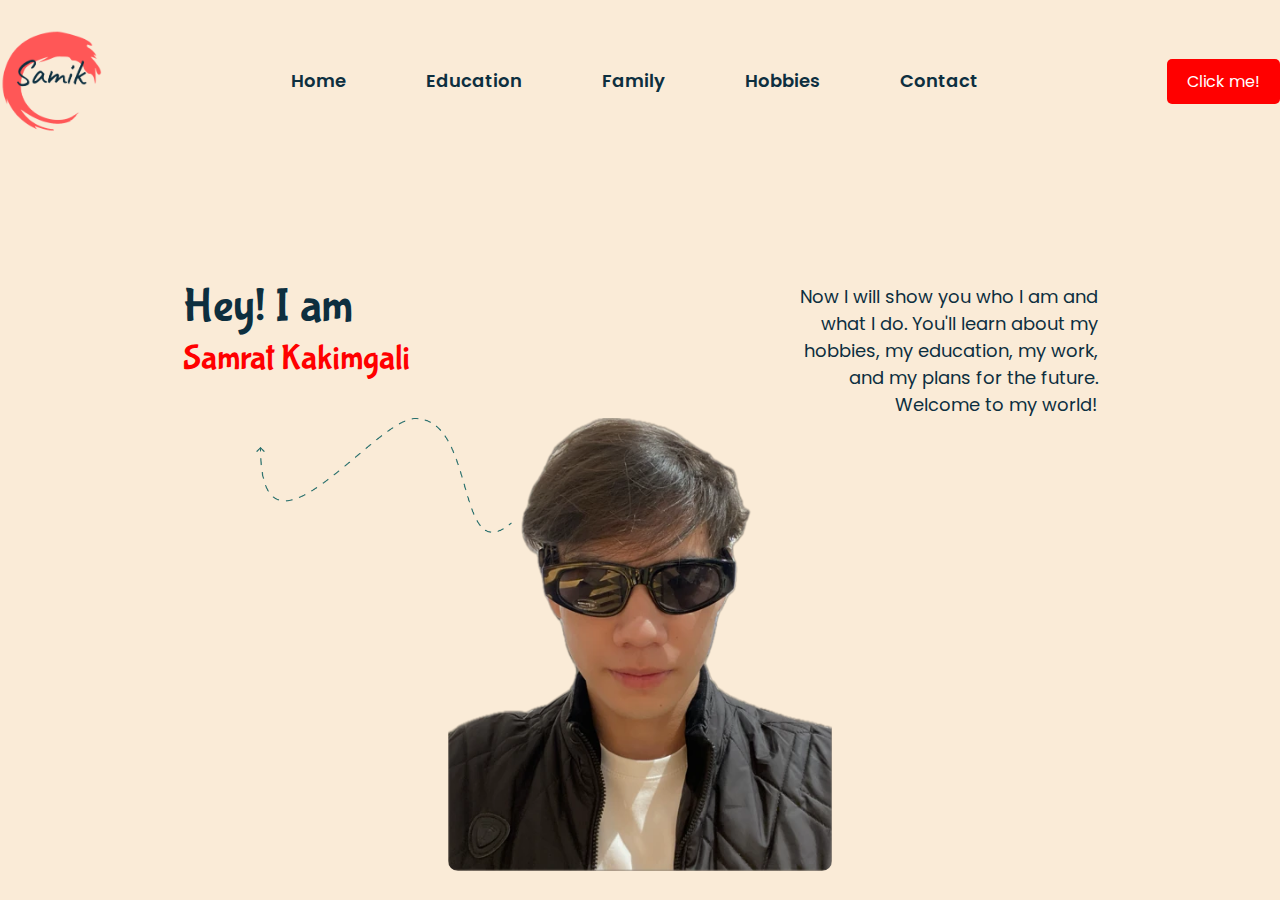
<file: html/index.html>
<!DOCTYPE html>
<html lang="en">

<head>
    <meta charset="UTF-8">
    <meta name="viewport" content="width=device-width, initial-scale=1.0">
    <title>Home</title>
    <link rel="stylesheet" href="../styles/style.css">
    <link rel="stylesheet" href="https://cdnjs.cloudflare.com/ajax/libs/font-awesome/6.0.0-beta3/css/all.min.css">
</head>

<body>
    <!-- Header -->
    <header class="header">
        <div class="container">
            <div class="header__wrapper">
                <img src="../images/samik.png" alt="" class="header__left">
                <img src="../images/Hamburger_icon.svg.webp" alt="" class="burger__menu">
                <div class="header__center">
                    <nav class="header__nav">
                        <ul>
                            <li class="top"><a href="http://127.0.0.1:5500/html/index.html">Home</a></li>
                            <li class="top"><a href="http://127.0.0.1:5500/html/education.html">Education</a></li>
                            <li class="top"><a href="http://127.0.0.1:5500/html/family.html">Family</a></li>
                            <li class="top"><a href="http://127.0.0.1:5500/html/hobbies.html">Hobbies</a></li>
                            <li class="top"><a href="http://127.0.0.1:5500/html/contact.html">Contact</a></li>
                        </ul>
                    </nav>
                </div>
                <div class="header__right">
                    <button class="header__button"><a href="http://127.0.0.1:5500/html/click.html">Click me!</a></button>
                </div>
            </div>
        </div>
    </header>
    <!-- Biography -->
    <section class="bio">
        <div class="container">
            <div class="bio__title">
                <div class="bio__title-left">Hey! I am <span>Samrat Kakimgali</span></div>
                <div class="bio__title-right">Now I will show you who I am and what I do. You'll learn about my hobbies,
                    my education, my work, and my plans for the future. Welcome to my world!</div>
            </div>
            <div class="bio__image">
                <img src="../images/Vector.png" alt="" class="vector">
                <img src="../images/photo1.webp" alt="" class="me">
            </div>
        </div>
    </section>
</body>

</html>
</file>
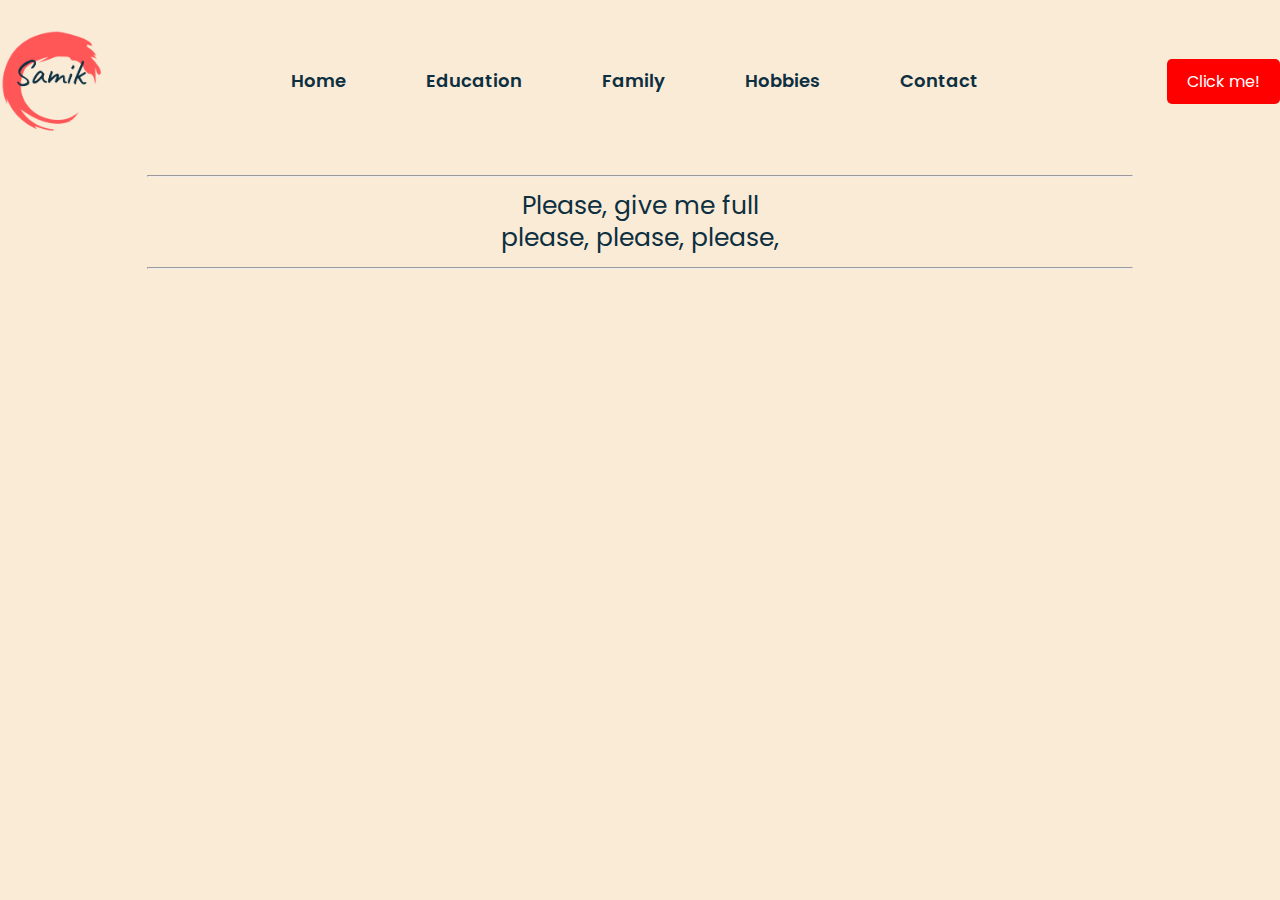
<file: html/click.html>
<!DOCTYPE html>
<html lang="en">

<head>
    <meta charset="UTF-8">
    <meta name="viewport" content="width=device-width, initial-scale=1.0">
    <title>Document</title>
    <link rel="stylesheet" href="../styles/style.css">
</head>

<body>
    <!-- Header -->
    <header class="header">
        <div class="container">
            <div class="header__wrapper">
                <img src="../images/samik.png" alt="" class="header__left">
                <img src="../images/Hamburger_icon.svg.webp" alt="" class="burger__menu">
                <div class="header__center">
                    <nav class="header__nav">
                        <ul>
                            <li class="top"><a href="http://127.0.0.1:5500/html/index.html">Home</a></li>
                            <li class="top"><a href="http://127.0.0.1:5500/html/education.html">Education</a></li>
                            <li class="top"><a href="http://127.0.0.1:5500/html/family.html">Family</a></li>
                            <li class="top"><a href="http://127.0.0.1:5500/html/hobbies.html">Hobbies</a></li>
                            <li class="top"><a href="http://127.0.0.1:5500/html/contact.html">Contact</a></li>
                        </ul>
                    </nav>
                </div>
                <div class="header__right">
                    <button class="header__button"><a href="http://127.0.0.1:5500/html/click.html">Click
                            me!</a></button>
                </div>
            </div>
        </div>
    </header>
    <!-- Click -->
    <section class="click">
        <div class="container">
            <div class="contact__title">
                <hr>
                Please, give me full <br>
                please, please, please,
                <hr>
            </div>
        </div>
    </section>
</body>

</html>
</file>
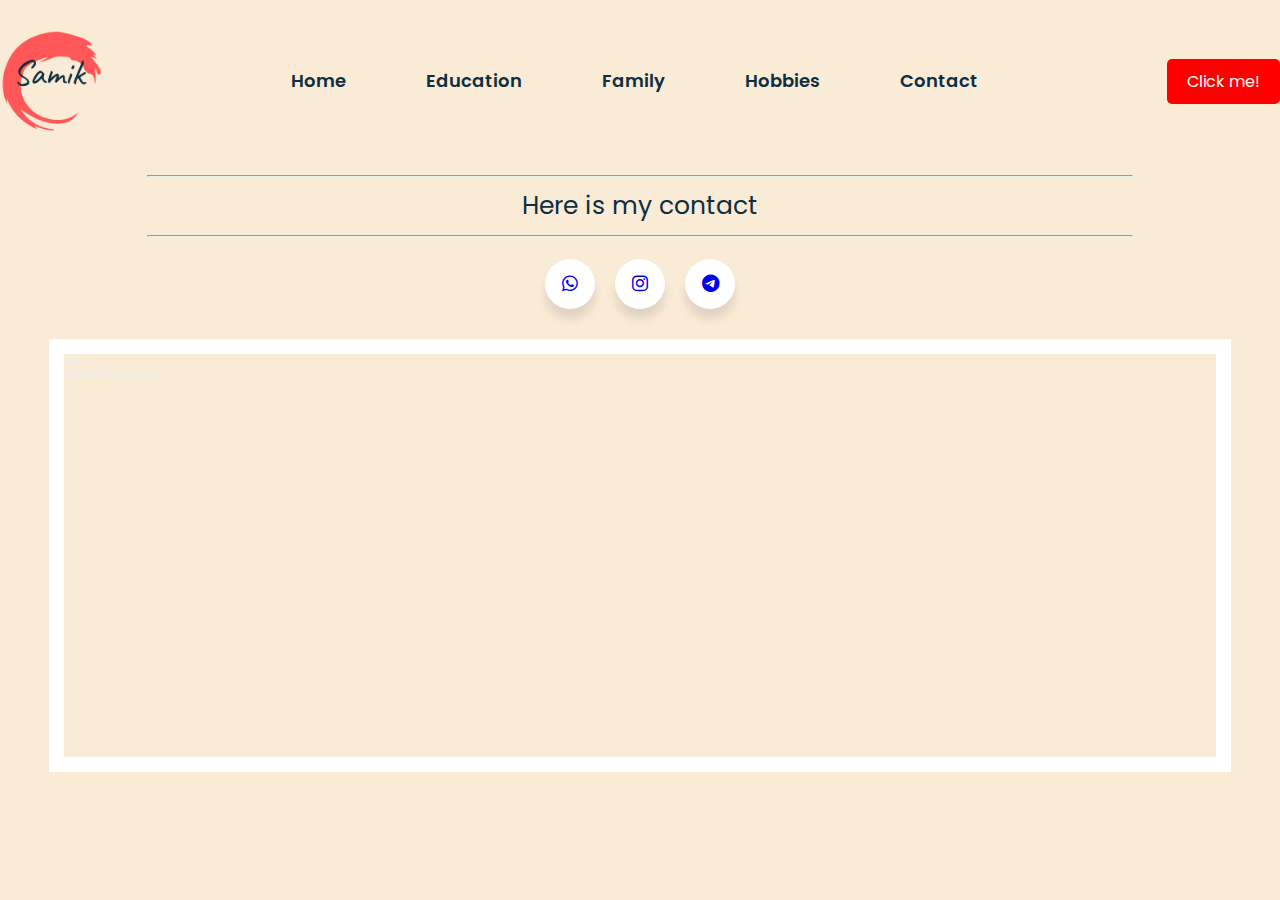
<file: html/contact.html>
<!DOCTYPE html>
<html lang="en">

<head>
    <meta charset="UTF-8">
    <meta name="viewport" content="width=device-width, initial-scale=1.0">
    <title>Contact</title>
    <link rel="stylesheet" href="../styles/style.css">
    <link rel="stylesheet" href="https://cdnjs.cloudflare.com/ajax/libs/font-awesome/6.0.0-beta3/css/all.min.css">
</head>

<body>
    <!-- Header -->
    <header class="header">
        <div class="container">
            <div class="header__wrapper">
                <img src="../images/samik.png" alt="" class="header__left">
                <img src="../images/Hamburger_icon.svg.webp" alt="" class="burger__menu">
                <div class="header__center">
                    <nav class="header__nav">
                        <ul>
                            <li class="top"><a href="http://127.0.0.1:5500/html/index.html">Home</a></li>
                            <li class="top"><a href="http://127.0.0.1:5500/html/education.html">Education</a></li>
                            <li class="top"><a href="http://127.0.0.1:5500/html/family.html">Family</a></li>
                            <li class="top"><a href="http://127.0.0.1:5500/html/hobbies.html">Hobbies</a></li>
                            <li class="top"><a href="http://127.0.0.1:5500/html/contact.html">Contact</a></li>
                        </ul>
                    </nav>
                </div>
                <div class="header__right">
                    <button class="header__button"><a href="http://127.0.0.1:5500/html/click.html">Click me!</a></button>
                </div>
            </div>
        </div>
    </header>
    <section class="contact">
        <div class="container">
            <div class="contact__title">
                <hr>
                Here is my contact
                <hr>
                <div class="contact__icons">
                    <ul class="wrapper">
                        <li class="icon whatsapp">
                            <a href="https://wa.me/+77082122580" target="_blank">
                                <span class="tooltip">WhatsApp</span>
                                <span><i class="fab fa-whatsapp"></i></span>
                            </a>
                        </li>
                        <li class="icon instagram">
                            <a href="https://www.instagram.com/_smrt7" target="_blank">
                                <span class="tooltip">Instagram</span>
                                <span><i class="fab fa-instagram"></i></span>
                            </a>
                        </li>
                        <li class="icon telegram">
                            <a href="https://t.me/smrt_7" target="_blank">
                                <span class="tooltip">Telegram</span>
                                <span><i class="fab fa-telegram"></i></span>
                            </a>
                        </li>
                    </ul>
                </div>

            </div>
            <div class="map" style="position:relative;overflow:hidden;"><a
                    href="https://yandex.ru/maps/org/sdu/1606734818/?utm_medium=mapframe&utm_source=maps"
                    style="color:#eee;font-size:12px;position:absolute;top:0px;">Sdu</a><a
                    href="https://yandex.ru/maps/29458/kaskalen/category/university/184106140/?utm_medium=mapframe&utm_source=maps"
                    style="color:#eee;font-size:12px;position:absolute;top:14px;">ВУЗ в Каскелене</a><iframe
                    src="https://yandex.ru/map-widget/v1/?ll=76.669682%2C43.207633&mode=search&oid=1606734818&ol=biz&z=16"
                    width="100%" height="400" frameborder="1" allowfullscreen="true"
                    style="position:relative;"></iframe></div>
        </div>
        </div>
    </section>
</body>

</html>
</file>
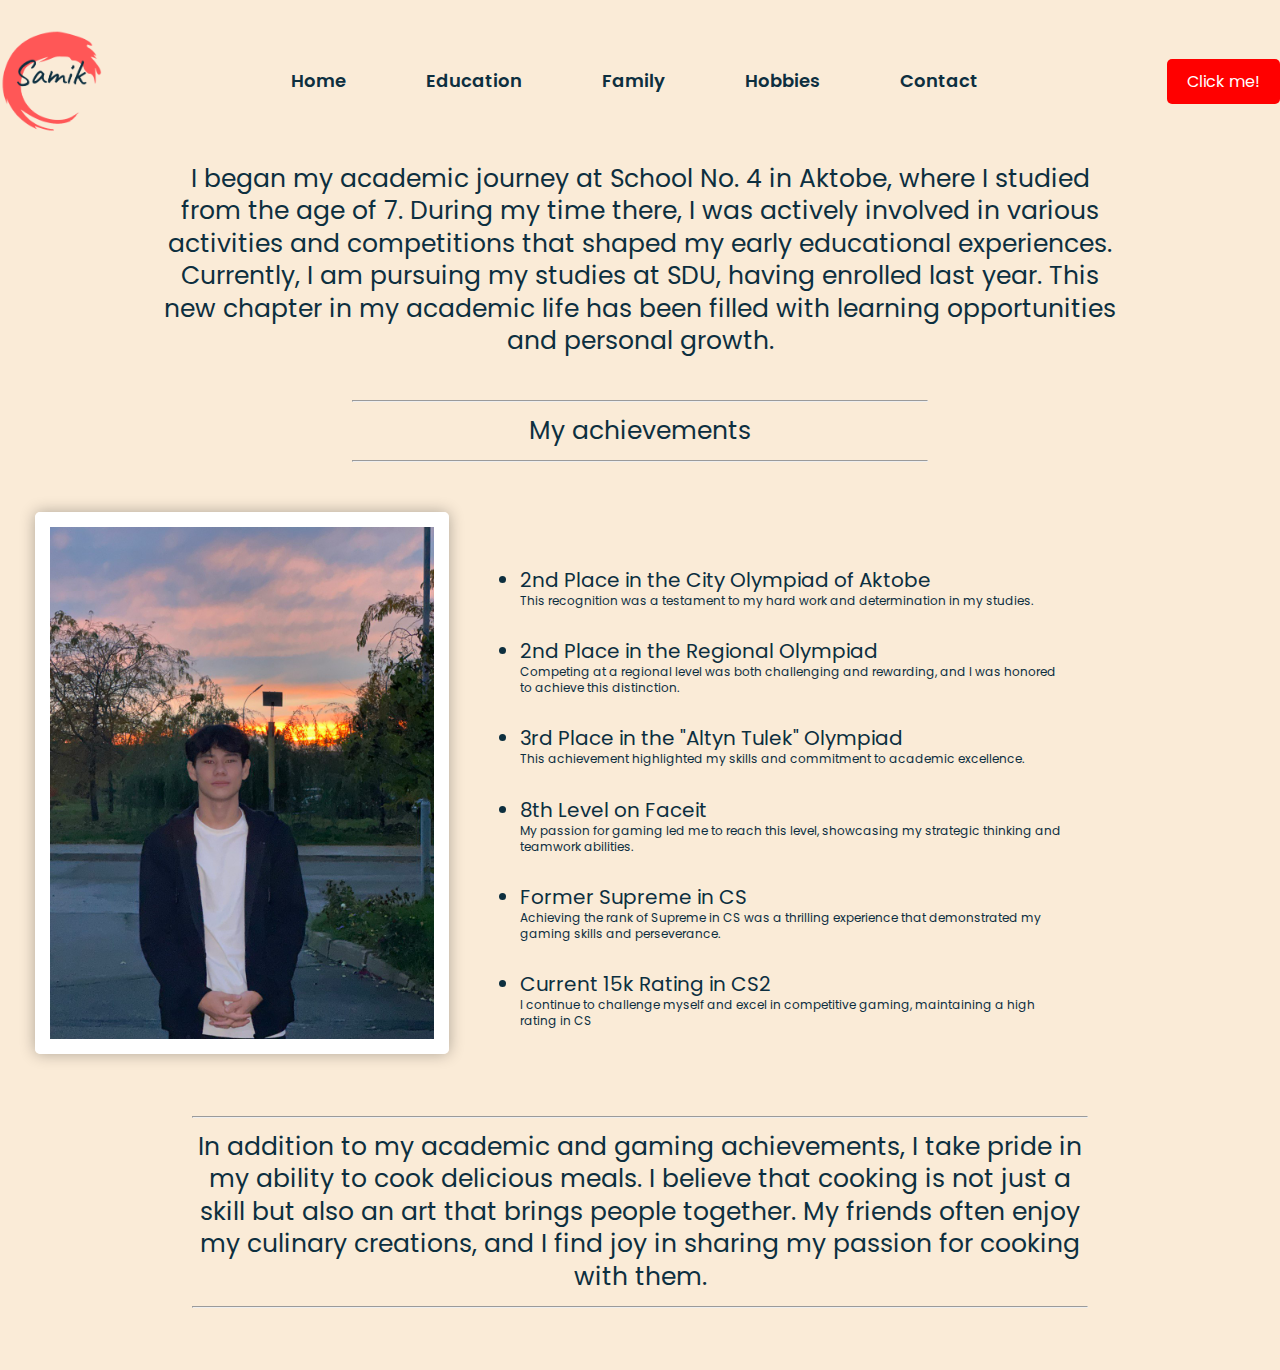
<file: html/education.html>
<!DOCTYPE html>
<html lang="en">

<head>
    <meta charset="UTF-8">
    <meta name="viewport" content="width=device-width, initial-scale=1.0">
    <title>Education</title>
    <link rel="stylesheet" href="../styles/style.css">
</head>

<body>
    <!-- Header -->
    <header class="header">
        <div class="container">
            <div class="header__wrapper">
                <img src="../images/samik.png" alt="" class="header__left">
                <img src="../images/Hamburger_icon.svg.webp" alt="" class="burger__menu">
                <div class="header__center">
                    <nav class="header__nav">
                        <ul>
                            <li class="top"><a href="http://127.0.0.1:5500/html/index.html">Home</a></li>
                            <li class="top"><a href="http://127.0.0.1:5500/html/education.html">Education</a></li>
                            <li class="top"><a href="http://127.0.0.1:5500/html/family.html">Family</a></li>
                            <li class="top"><a href="http://127.0.0.1:5500/html/hobbies.html">Hobbies</a></li>
                            <li class="top"><a href="http://127.0.0.1:5500/html/contact.html">Contact</a></li>
                        </ul>
                    </nav>
                </div>
                <div class="header__right">
                    <button class="header__button"><a href="http://127.0.0.1:5500/html/click.html">Click me!</a></button>
                </div>
            </div>
        </div>
    </header>
    <section class="edu">
        <div class="container">
            <div class="edu__title text-top">
                I began my academic journey at School No. 4 in Aktobe, where I studied from the age of 7. During my time
                there, I was actively involved in various activities and competitions that shaped my early educational
                experiences.
                Currently, I am pursuing my studies at SDU, having enrolled last
                year. This new chapter in my academic life has been filled with learning opportunities and personal
                growth.
            </div>
            <div class="family__title text-top">
                <hr>
                My achievements
                <hr>
            </div>
            <div class="edu__wrapper">
                <img src="../images/edu.jpg" alt="">
                <div class="edu__text">
                    <ul>
                        <li>2nd Place in the City Olympiad of Aktobe</li>
                        <p>This recognition was a testament to my hard work and determination in my studies.</p>
                        <li>2nd Place in the Regional Olympiad</li>
                        <p>Competing at a regional level was both challenging and rewarding, and I was honored to
                            achieve this distinction.</p>
                        <li>3rd Place in the "Altyn Tulek" Olympiad</li>
                        <p>This achievement highlighted my skills and commitment to academic excellence.</p>
                        <li>8th Level on Faceit</li>
                        <p>My passion for gaming led me to reach this level, showcasing my strategic thinking and
                            teamwork abilities.</p>
                        <li>Former Supreme in CS</li>
                        <p>Achieving the rank of Supreme in CS
                            was a thrilling experience that demonstrated my gaming skills and perseverance.</p>
                        <li>Current 15k Rating in CS2</li>
                        <p>I continue to challenge myself and excel in competitive gaming, maintaining a high rating in
                            CS</p>
                    </ul>
                </div>
            </div>
            <div class="hobby__title text-down">
                <hr>
                In addition to my academic and gaming achievements, I take pride in my ability to cook delicious meals.
                I believe that cooking is not just a skill but also an art that brings people together. My friends often
                enjoy my culinary creations, and I find joy in sharing my passion for cooking with them.
                <hr>
            </div>
        </div>
    </section>
</body>

</html>
</file>
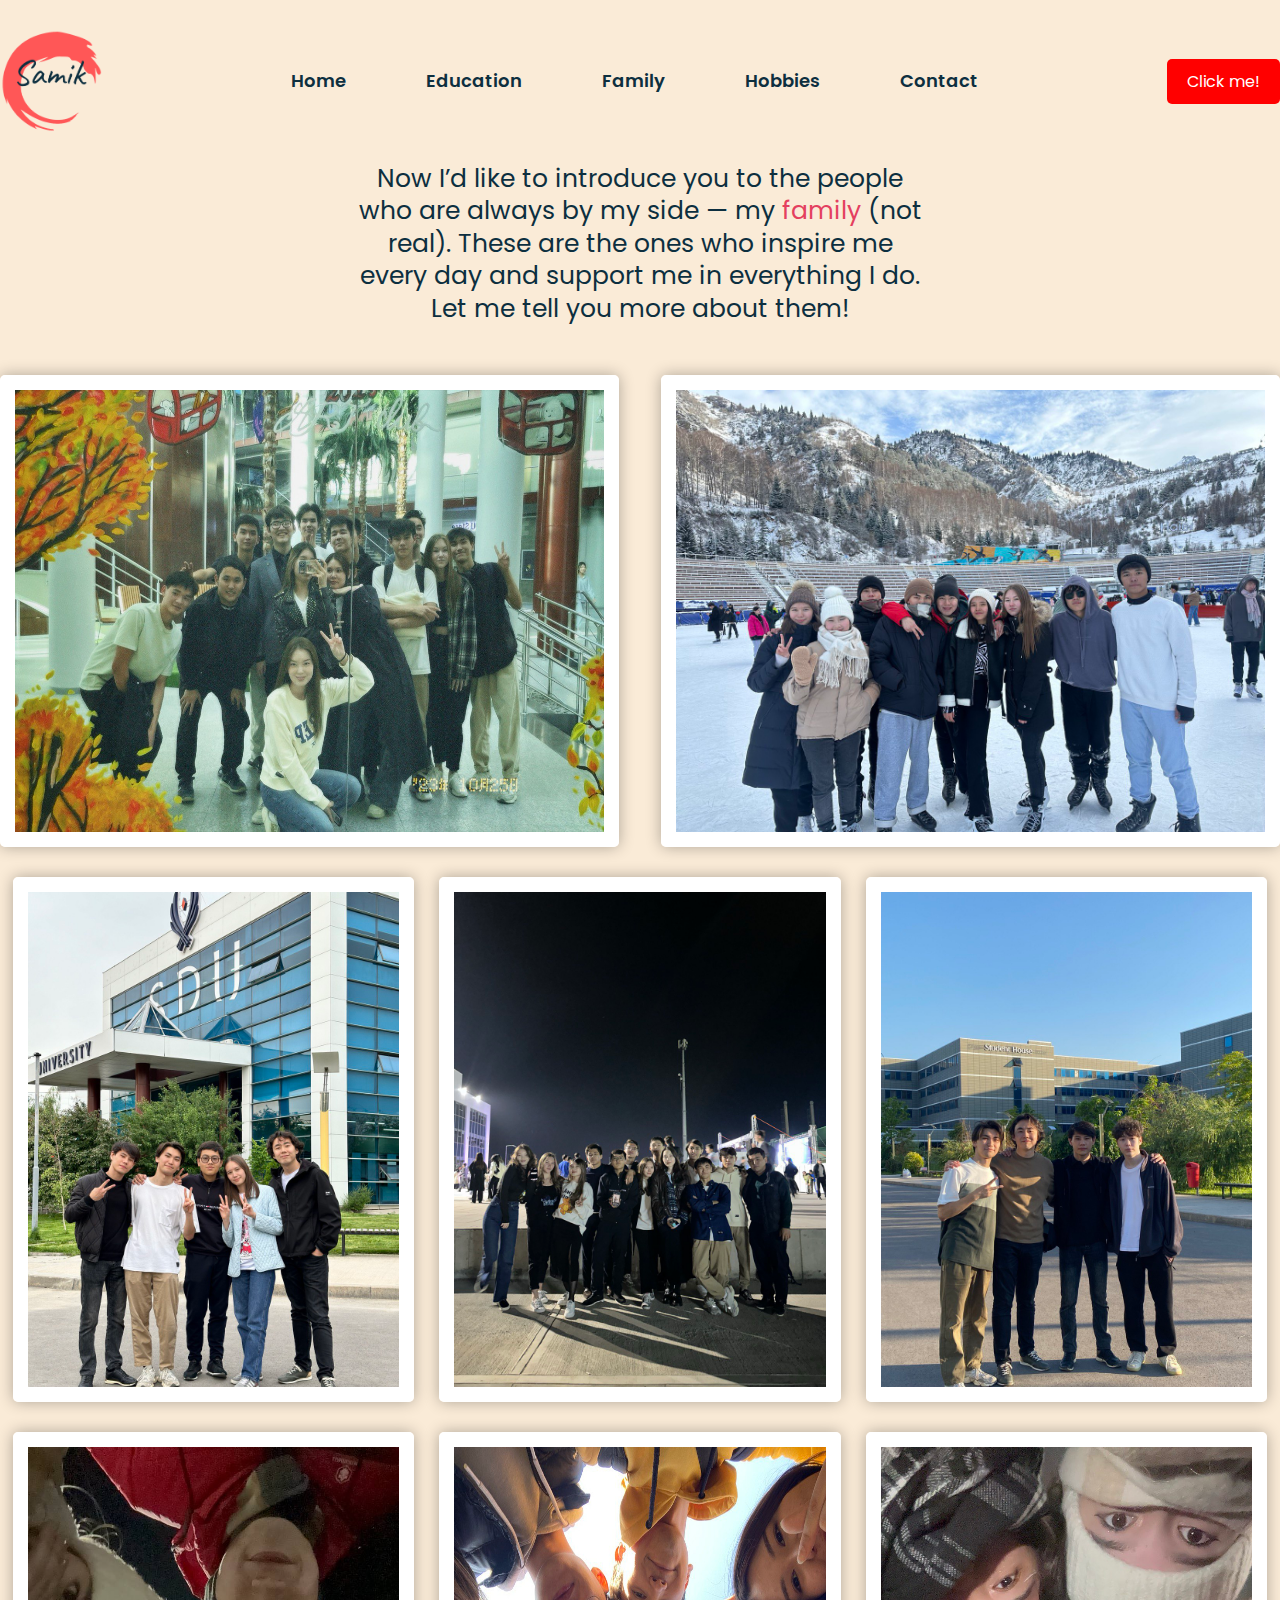
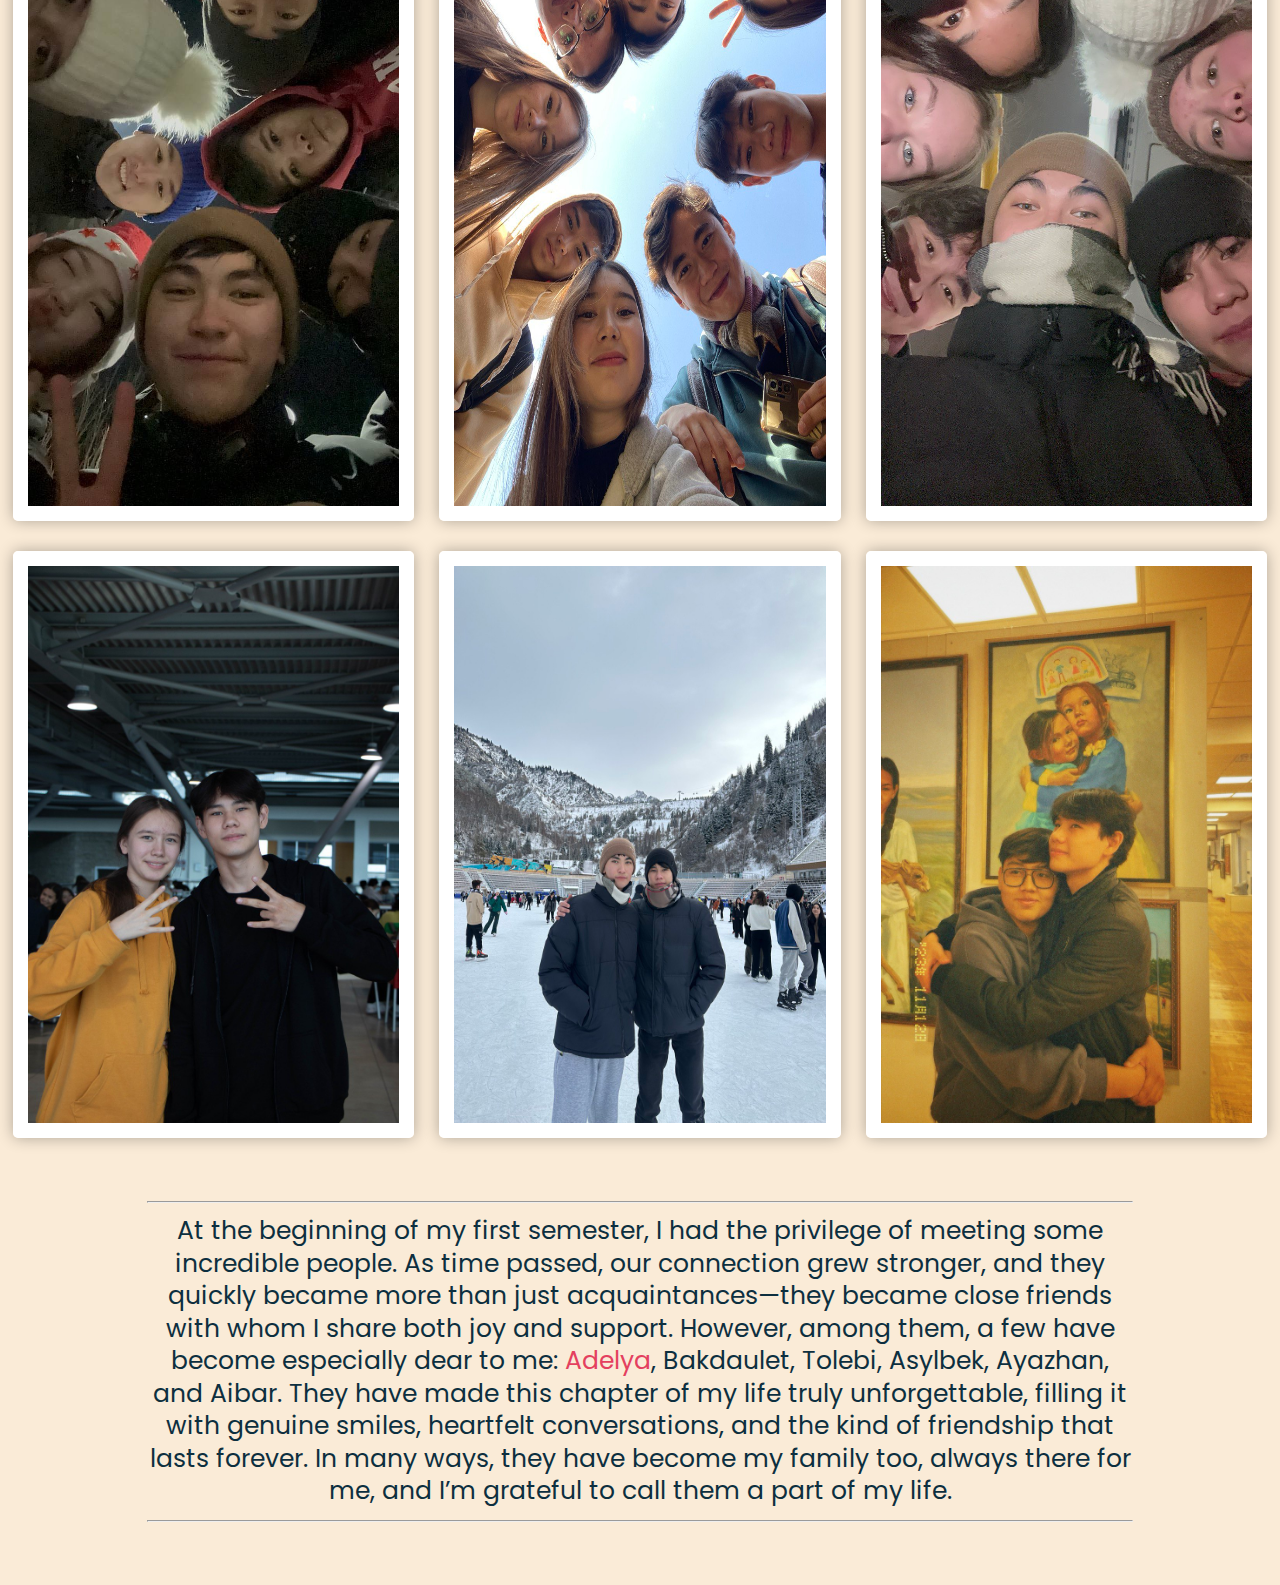
<file: html/family.html>
<!DOCTYPE html>
<html lang="en">

<head>
    <meta charset="UTF-8">
    <meta name="viewport" content="width=device-width, initial-scale=1.0">
    <title>Family</title>
    <link rel="stylesheet" href="../styles/style.css">
</head>

<body>
    <!-- Header -->
    <header class="header">
        <div class="container">
            <div class="header__wrapper">
                <img src="../images/samik.png" alt="" class="header__left">
                <img src="../images/Hamburger_icon.svg.webp" alt="" class="burger__menu">
                <div class="header__center">
                    <nav class="header__nav">
                        <ul>
                            <li class="top"><a href="http://127.0.0.1:5500/html/index.html">Home</a></li>
                            <li class="top"><a href="http://127.0.0.1:5500/html/education.html">Education</a></li>
                            <li class="top"><a href="http://127.0.0.1:5500/html/family.html">Family</a></li>
                            <li class="top"><a href="http://127.0.0.1:5500/html/hobbies.html">Hobbies</a></li>
                            <li class="top"><a href="http://127.0.0.1:5500/html/contact.html">Contact</a></li>
                        </ul>
                    </nav>
                </div>
                <div class="header__right">
                    <button class="header__button"><a href="http://127.0.0.1:5500/html/click.html">Click me!</a></button>
                </div>
            </div>
        </div>
    </header>
    <!-- Family -->
    <section class="family">
        <div class="container">
            <div class="family__title text-top">
                Now I’d like to introduce you to the people who are always by my side — my <span>family</span> (not
                real). These are the ones
                who inspire me every day and support me in everything I do. Let me tell you more about them!
            </div>
            <div class="family__grid">
                <div class="family__wrapper-first">
                    <img src="../images/photo2.jpg" alt="" class="family__gallery-row">
                    <img src="../images/photo4.jpg" alt="" class="family__gallery-row">
                </div>
                <div class="family__wrapper-second">
                    <img src="../images/photo7.jpg" alt="" class="family__gallery-column">
                    <img src="../images/photo14.jpg" alt="" class="family__gallery-column">
                    <img src="../images/photo6.jpg" alt="" class="family__gallery-column">
                </div>
                <div class="family__wrapper-second">
                    <img src="../images/photo8.jpg" alt="" class="family__gallery-column">
                    <img src="../images/photo15.jpg" alt="" class="family__gallery-column">
                    <img src="../images/photo9.jpg" alt="" class="family__gallery-column">
                </div>
                <div class="family__wrapper-second">
                    <img src="../images/photo12.jpg" alt="" class="family__gallery-column">
                    <img src="../images/photo5.jpg" alt="" class="family__gallery-column">
                    <img src="../images/photo11.jpg" alt="" class="family__gallery-column">
                </div>
                <div class="family__title text-down">
                    <hr>
                    At the beginning of my first semester, I had the privilege of meeting some incredible people. As
                    time passed, our connection grew stronger, and they quickly became more than just acquaintances—they
                    became close friends with whom I share both joy and support. However, among them, a few have become
                    especially dear to me: <span>Adelya</span>, Bakdaulet, Tolebi, Asylbek, Ayazhan, and Aibar. They
                    have made this
                    chapter of my life truly unforgettable, filling it with genuine smiles, heartfelt conversations, and
                    the kind of friendship that lasts forever. In many ways, they have become my family too, always
                    there for me, and I’m grateful to call them a part of my life.
                    <hr>
                </div>
            </div>
        </div>
    </section>
</body>

</html>
</file>
<file: styles/style.css>
@import url('https://fonts.googleapis.com/css2?family=Bubblegum+Sans&display=swap');
@import url('https://fonts.googleapis.com/css2?family=Poppins:ital,wght@0,100;0,200;0,300;0,400;0,500;0,600;0,700;0,800;0,900;1,100;1,200;1,300;1,400;1,500;1,600;1,700;1,800;1,900&display=swap');
@import url('https://fonts.googleapis.com/css2?family=Montserrat:ital,wght@0,100..900;1,100..900&display=swap');


html, body, div, span, applet, object, iframe,
h1, h2, h3, h4, h5, h6, p, blockquote, pre,
a, abbr, acronym, address, big, cite, code,
del, dfn, em, img, ins, kbd, q, s, samp,
small, strike, strong, sub, sup, tt, var,
b, u, i, center,
dl, dt, dd, ol, ul, li,
fieldset, form, label, legend,
table, caption, tbody, tfoot, thead, tr, th, td,
article, aside, canvas, details, embed, 
figure, figcaption, footer, header, hgroup, 
menu, nav, output, ruby, section, summary,
time, mark, audio, video {
	margin: 0;
	padding: 0;
	border: 0;
	font-size: 100%;
	font: inherit;
	vertical-align: baseline;
}

article, aside, details, figcaption, figure, 
footer, header, hgroup, menu, nav, section {
	display: block;
}
body {
	line-height: 1;
	font-family: 'Roboto', sans-serif;
	box-sizing: border-box;
    background-color: antiquewhite;
}
ol, ul {
	list-style: none;
}
blockquote, q {
	quotes: none;
}
blockquote:before, blockquote:after,
q:before, q:after {
	content: '';
	content: none;
}
table {
	border-collapse: collapse;
	border-spacing: 0;
}

/* Header */

.container{
	max-width: 1310px;
	width: 100%;
	margin:0 auto;
}
.header__wrapper {
    display: flex;
    justify-content: space-between;
    padding-top: 30px;
    align-items: center;
}
.header__left {
    width: 8%;
}
.burger__menu {
    display: none;
}
.header__left span {
    color: #286F6C;
}
.header__nav ul{
	display: flex;
	gap: 80px;
}
.header__nav a{
	color: #0D2F3F;
	font-weight: 600;	
	font-size: 18px;
	text-decoration: none;
    font-family: Poppins;
}
.header__button {
    padding: 10px 20px;
    border-radius: 5px;
    border: none;
    background-color: red;
    font-family: Poppins;
    font-size: 16px;
    color: white;
    cursor: pointer;
}
.header__button a {
    text-decoration: none;
    color: white;
}
.header__button:hover {
    background-color: #720404;
}
.header__nav a:hover {
    color: #720404;
    transition: 0.5s ease all;
}

/* Biography */

.bio__title {
    display: flex;
    justify-content: space-around;
    padding-top: 150px;
}
.bio__title-left {
    color: #0D2F3F;
    font-family: Bubblegum Sans;
    font-size: 48px;
    width: 240px;
}
.bio__title-left span {
    color: red;
    font-size: 35px;
}
.bio__title-right {
    width: 310px;
    color: #0D2F3F;
    font-family: Poppins;
    font-size: 18px;
    text-align: end;
    line-height: 1.5;
}
.bio__image {
    position: relative;
    display: flex;
    justify-content: center;
}
.me {
    border-radius: 10px;
    width: 30%;
}
.vector {
    position: absolute;
    left: 20%;
    width: 20%;
}
.bio__icons {
    padding-left: 15%;
    padding-bottom: 20px;
}
.wrapper {
    display: inline-flex;
    list-style: none;
}
.wrapper .icon {
    position: relative;
    background: #ffffff;
    border-radius: 50%;
    padding: 15px;
    margin: 10px;
    width: 20px;
    height: 20px;
    font-size: 18px;
    display: flex;
    justify-content: center;
    align-items: center;
    flex-direction: column;
    box-shadow: 0 10px 10px rgba(0, 0, 0, 0.1);
    cursor: pointer;
    transition: all 0.2s cubic-bezier(0.68, -0.55, 0.265, 1.55);
}
  
.wrapper .tooltip {
position: absolute;
top: 0;
font-size: 14px;
background: #ffffff;
color: #ffffff;
padding: 5px 8px;
border-radius: 5px;
box-shadow: 0 10px 10px rgba(0, 0, 0, 0.1);
opacity: 0;
pointer-events: none;
transition: all 0.3s cubic-bezier(0.68, -0.55, 0.265, 1.55);
}

.wrapper .tooltip::before {
position: absolute;
content: "";
height: 8px;
width: 8px;
background: #ffffff;
bottom: -3px;
left: 50%;
transform: translate(-50%) rotate(45deg);
transition: all 0.3s cubic-bezier(0.68, -0.55, 0.265, 1.55);
}

.wrapper .icon:hover .tooltip {
top: -45px;
left: -20px;
opacity: 1;
visibility: visible;
pointer-events: auto;
}

.wrapper .icon:hover span,
.wrapper .icon:hover .tooltip {
text-shadow: 0px -1px 0px rgba(0, 0, 0, 0.1);
}

.wrapper .whatsapp:hover,
.wrapper .whatsapp:hover .tooltip,
.wrapper .whatsapp:hover .tooltip::before {
background-color: green;
color: #ffffff;
}

.wrapper .instagram:hover,
.wrapper .instagram:hover .tooltip,
.wrapper .instagram:hover .tooltip::before {
background: #E4405F;
color: #ffffff;
}

.wrapper .telegram:hover,
.wrapper .telegram:hover .tooltip,
.wrapper .telegram:hover .tooltip::before {
background: #1DA1F2;
color: #ffffff;
}

/* Family */

.family__title{
    color: #0D2F3F;
    font-family: Poppins;
    font-size: 25px;
    width: 45%;
    text-align: center;
    margin: 0 auto;
    padding-top: 30px;
    line-height: 1.3;
}
.family__grid {
    padding-top: 50px;
}
.family__title span {
    color: #E4405F;
}
.family__gallery-row{
    width: 46%; 
    border: 15px solid #ffffff;
    border-radius: 5px;
    box-shadow: 0 0 15px rgba(0, 0, 0, 0.3);
}
.family__wrapper-first {
    display: flex;
    justify-content: space-between;
}
.family__gallery-column {
    width: 29%; 
    border: 15px solid #ffffff;
    border-radius: 5px;
    box-shadow: 0 0 15px rgba(0, 0, 0, 0.3);
}
.family__wrapper-second {
    display: flex;
    justify-content: space-around;
    padding-top: 30px;
}

/* Hobbies */

.hobby__title{
    color: #0D2F3F;
    font-family: Poppins;
    font-size: 25px;
    width: 77%;
    text-align: center;
    margin: 0 auto;
    padding-top: 30px;
    line-height: 1.3;
}
.hobby__grid {
    padding-top: 50px;
}
.hobby__title span {
    color: #E4405F;
}
.hobby__gallery-row{
    width: 46%; 
    border: 15px solid #ffffff;
    border-radius: 5px;
    box-shadow: 0 0 15px rgba(0, 0, 0, 0.3);
}
.hobby__wrapper-top {
    display: flex;
    justify-content: space-around;
}
.hobby__wrapper-down {
    display: flex;
    justify-content: space-around;
    padding-top: 30px;
}
.hobby__gallery-column {
    width: 30%; 
    border: 15px solid #ffffff;
    border-radius: 5px;
    box-shadow: 0 0 15px rgba(0, 0, 0, 0.3);
}
.text-down {
    width: 77%;
    padding: 50px 0 50px 0;
}

/* Contact */
.contact__title {
    color: #0D2F3F;
    font-family: Poppins;
    font-size: 25px;
    width: 77%;
    text-align: center;
    margin: 0 auto;
    padding-top: 30px;
    line-height: 1.3;
}
.map {
    text-align: center;
    border: 15px solid white;
    width: 90%;
    margin: 20px auto;
}

/* Education */

.edu__wrapper img {
    width: 30%;
    border: 15px solid white;
    border-radius: 5px;
    box-shadow: 0 0 15px rgba(0, 0, 0, 0.3);
}
.edu__wrapper {
    margin-top: 50px;
    display: flex;
    justify-content: space-around;
    align-items: center;
}
.edu__title {
    color: #0D2F3F;
    font-family: Poppins;
    font-size: 25px;
    width: 75%;
    text-align: center;
    margin: 0 auto;
    padding-top: 30px;
    line-height: 1.3;
}
.edu__text ul{
    list-style: disc;
}
.edu__text ul li {
    color: #0D2F3F;
    font-family: Poppins;
    font-size: 20px;
    width: 70%;
    padding-top: 30px;
    line-height: 1.3;
}
.edu__text ul p {
    color: #0D2F3F;
    font-family: Poppins;
    font-size: 12px;
    width: 75%;
    line-height: 1.3;
}
.edu .text-down {
    width: 70%;
}

@media(max-width: 1000px){
    .header__nav ul{
        gap: 40px;
    }
    .header__wrapper {
        justify-content: space-around;
    }
    
    .edu__wrapper {
        justify-content: space-around;
        margin: 0 auto;
        text-align: center;
    }
    .edu__text {
        list-style: disc;
        width: 55%;
        text-align: left;
    }
    .hobby__wrapper-top {
        display: block;   
        width: 90%;
        margin: 0 auto;     
    }
    .hobby__gallery-row {
        width: 95%;
        margin-top: 20px;
    }
    .hobby__wrapper-down {
        display: block;
        width: 90%;
        margin: 0 auto; 
    }
    .hobby__gallery-column {
        width: 95%; 
        margin-top: 20px;
    }
}

@media(max-width: 740px){

    /* Header */

    .header__nav ul{
        gap: 20px;
    }
    .header__center {
        display: none;
    }
    .header__wrapper {
        justify-content: space-around;
    }
    .header__left {
        display: none;
    }
    .burger__menu {
        width: 10%;
        display: block;
    }

    /* Education */

    .edu__wrapper {
        display: block;
    }
    .edu__wrapper img {
        margin: 0 auto;
    }
    .edu__text {
        list-style: disc;
        width: 55%;
        text-align: left;
        margin: 0 auto;
        padding-left: 15%;
    }
    .edu__text ul {
        text-align: center;
        list-style: none;
    }
    .edu .text-top {
        width: 70%;
    }

    /* Family */

    .family__wrapper-first {
        display: block;
        width: 90%;
        margin: 0 auto;
    }
    .family__gallery-row {
        width: 95%;
        margin-top: 20px;
    }
    .family__wrapper-second {
        display: block;
        width: 90%;
        margin: 0 auto;
    }
    .family__gallery-column {
        width: 95%;
        margin-top: 20px;
    }
}

@media(max-width: 400px){
    .bio__title {
        display: block;
        padding-top: 100px;
    }
    .bio__title-left {
        text-align: center;
        margin: 0 auto;
    }
    .bio__title-right {
        text-align: center;
        margin: 0 auto;
        margin-top: 30px;
    }
    .vector {
        display: none;
    }
    .me {
        width: 50%;
        margin-top: 30px;
    }
}
</file>
